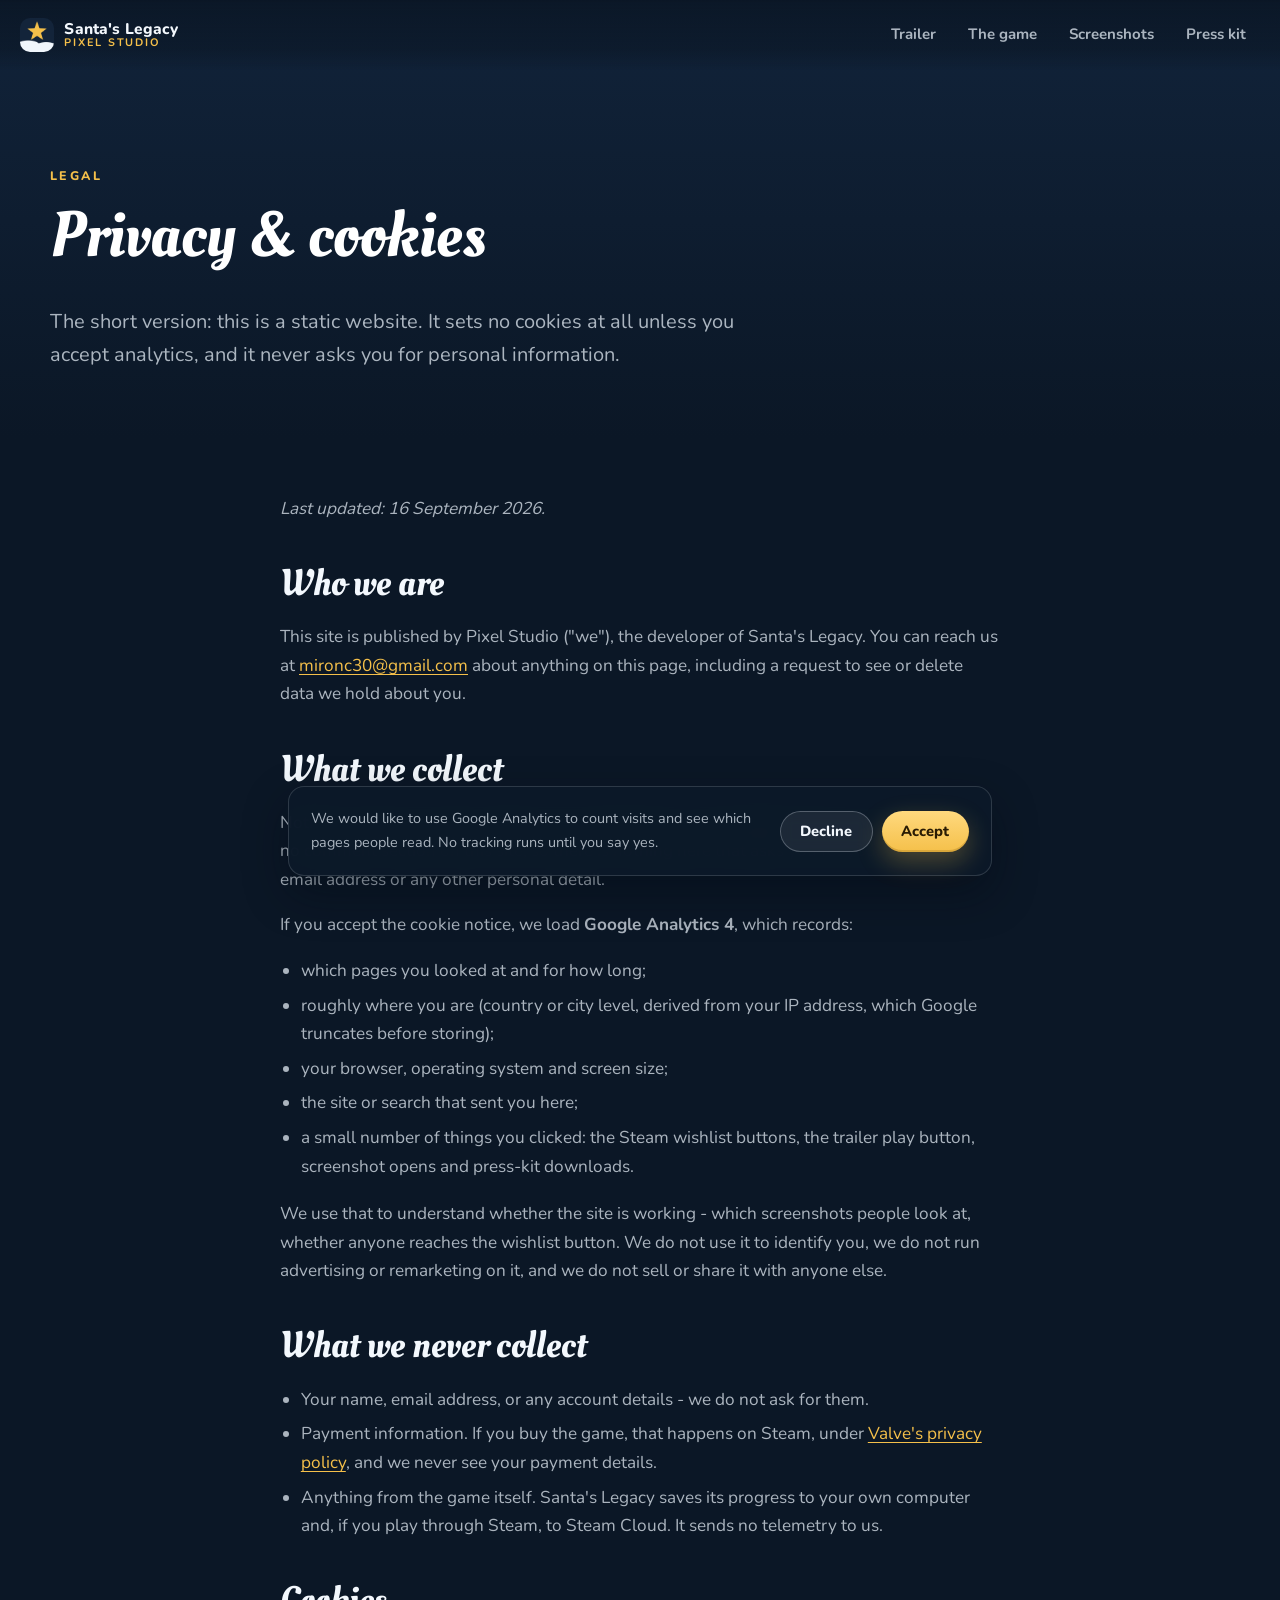
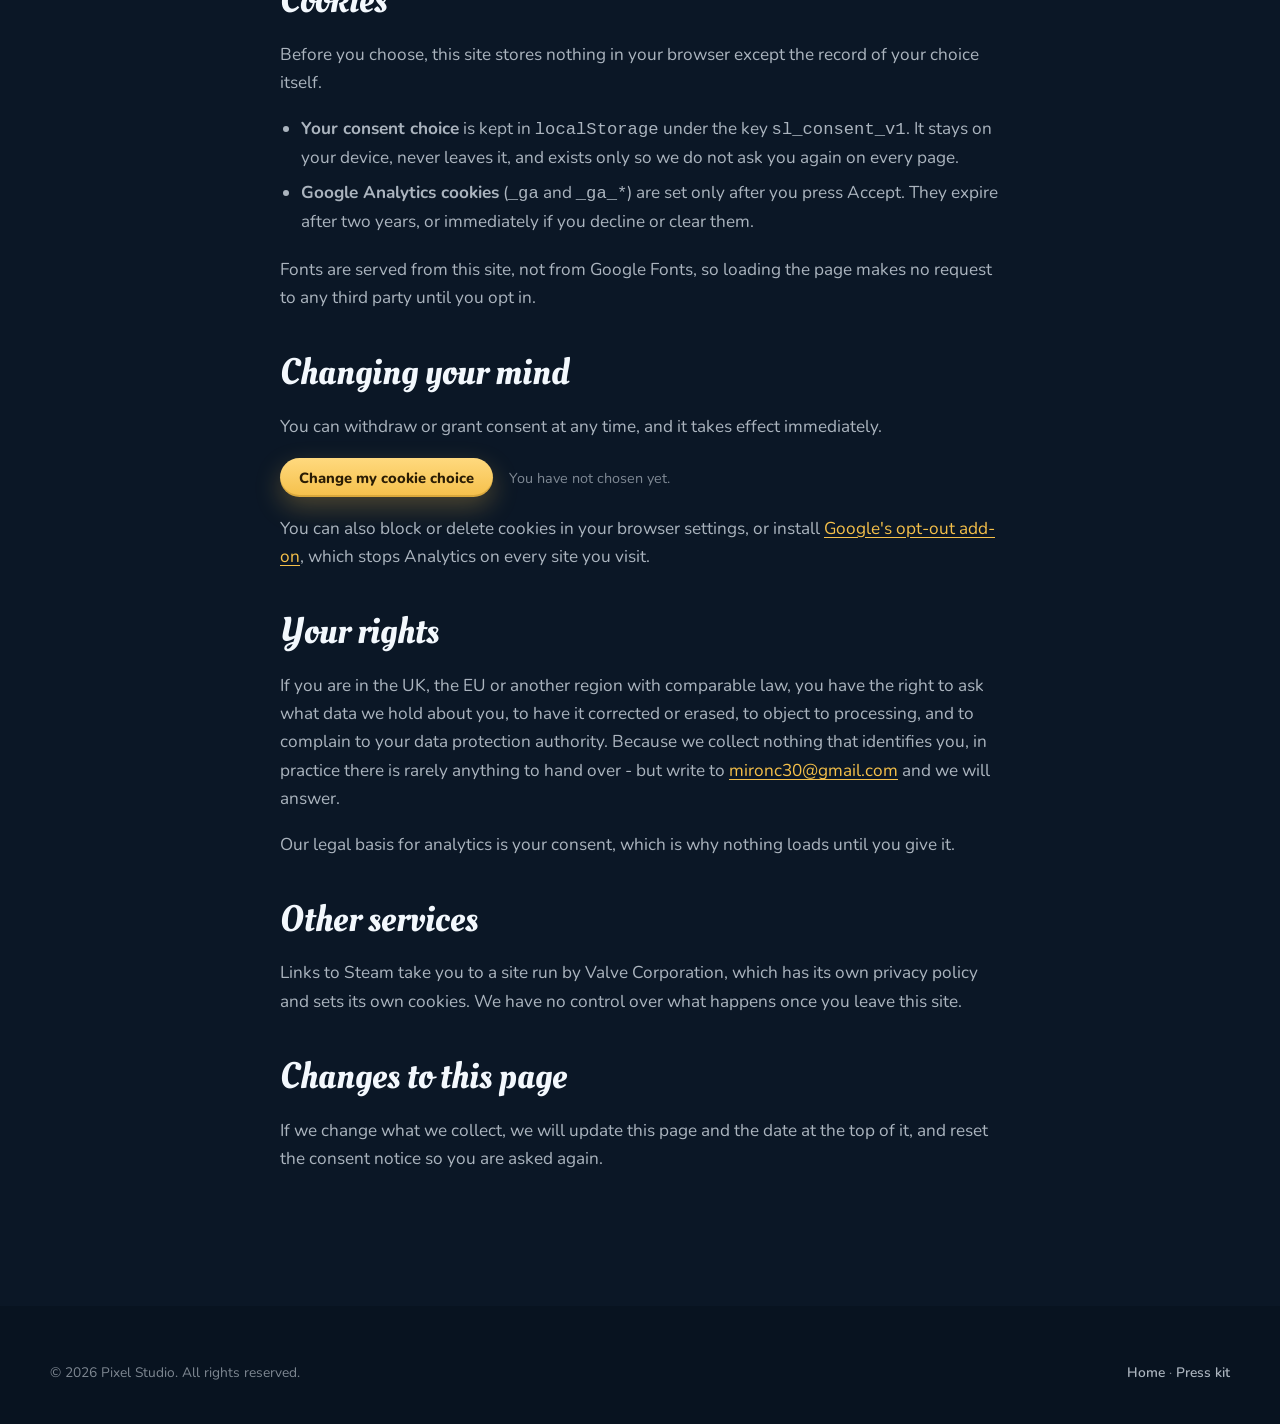
<file: privacy.html>
<!DOCTYPE html>
<html lang="en">
<head>
<meta charset="utf-8">
<meta name="viewport" content="width=device-width, initial-scale=1">

<title>Privacy &amp; cookies - Santa's Legacy | Pixel Studio</title>
<meta name="description" content="How Pixel Studio handles data on the Santa's Legacy website: what Google Analytics collects, what it does not, and how to change or withdraw your consent.">
<link rel="canonical" href="https://santaslegacy.ro/privacy.html">
<meta name="theme-color" content="#0b1726">
<meta name="robots" content="index, follow">

<link rel="icon" href="favicon.ico" sizes="any">
<link rel="icon" href="assets/img/icon-192.png" type="image/png" sizes="192x192">
<link rel="apple-touch-icon" href="assets/img/apple-touch-icon.png">
<link rel="manifest" href="site.webmanifest">
<link rel="preload" href="assets/fonts/OleoScript-400-latin.woff2" as="font" type="font/woff2" crossorigin>
<link rel="preload" href="assets/fonts/Nunito-var-latin.woff2" as="font" type="font/woff2" crossorigin>
<link rel="stylesheet" href="assets/css/style.css">
</head>

<body>
<a class="skip-link" href="#main">Skip to content</a>

<header class="site-header" id="siteHeader">
  <div class="wrap-wide site-header__inner">
    <a class="brand" href="./" aria-label="Pixel Studio - Santa's Legacy home">
      <img class="brand__mark" src="assets/img/icon-192.png" alt="" width="34" height="34" decoding="async">
      <span class="brand__name">Santa's Legacy<span class="brand__sub">Pixel Studio</span></span>
    </a>
    <button class="nav-toggle" id="navToggle" aria-expanded="false" aria-controls="primaryNav" aria-label="Menu">
      <svg class="icon-open" viewBox="0 0 24 24" fill="none" stroke="currentColor" stroke-width="2.2" stroke-linecap="round" aria-hidden="true"><path d="M4 7h16M4 12h16M4 17h16"/></svg>
      <svg class="icon-close" viewBox="0 0 24 24" fill="none" stroke="currentColor" stroke-width="2.2" stroke-linecap="round" aria-hidden="true"><path d="M6 6l12 12M18 6L6 18"/></svg>
    </button>
    <nav class="nav" id="primaryNav" aria-label="Primary">
      <ul class="nav__list">
        <li><a href="./#trailer">Trailer</a></li>
        <li><a href="./#game">The game</a></li>
        <li><a href="./#screenshots">Screenshots</a></li>
        <li><a href="press.html">Press kit</a></li>
      </ul>
    </nav>
  </div>
</header>

<main id="main">

<section class="page-hero">
  <div class="wrap">
    <p class="eyebrow">Legal</p>
    <h1>Privacy &amp; cookies</h1>
    <p class="lead">The short version: this is a static website. It sets no cookies at all unless you accept analytics, and it never asks you for personal information.</p>
  </div>
</section>

<section class="section" style="padding-top:clamp(2rem,5vw,3.5rem)">
  <div class="wrap prose">

    <p><em>Last updated: <span id="updated">16 September 2026</span>.</em></p>

    <h2>Who we are</h2>
    <p>This site is published by Pixel Studio ("we"), the developer of Santa's Legacy. You can reach us at <a href="mailto:mironc30@gmail.com">mironc30@gmail.com</a> about anything on this page, including a request to see or delete data we hold about you.</p>

    <h2>What we collect</h2>
    <p>Nothing, unless you opt in. There is no contact form, no newsletter sign-up, no account and no comment section on this site, so there is nothing here that asks you for your name, your email address or any other personal detail.</p>
    <p>If you accept the cookie notice, we load <strong>Google Analytics 4</strong>, which records:</p>
    <ul>
      <li>which pages you looked at and for how long;</li>
      <li>roughly where you are (country or city level, derived from your IP address, which Google truncates before storing);</li>
      <li>your browser, operating system and screen size;</li>
      <li>the site or search that sent you here;</li>
      <li>a small number of things you clicked: the Steam wishlist buttons, the trailer play button, screenshot opens and press-kit downloads.</li>
    </ul>
    <p>We use that to understand whether the site is working - which screenshots people look at, whether anyone reaches the wishlist button. We do not use it to identify you, we do not run advertising or remarketing on it, and we do not sell or share it with anyone else.</p>

    <h2>What we never collect</h2>
    <ul>
      <li>Your name, email address, or any account details - we do not ask for them.</li>
      <li>Payment information. If you buy the game, that happens on Steam, under <a href="https://store.steampowered.com/privacy_agreement/" target="_blank" rel="noopener">Valve's privacy policy</a>, and we never see your payment details.</li>
      <li>Anything from the game itself. Santa's Legacy saves its progress to your own computer and, if you play through Steam, to Steam Cloud. It sends no telemetry to us.</li>
    </ul>

    <h2>Cookies</h2>
    <p>Before you choose, this site stores nothing in your browser except the record of your choice itself.</p>
    <ul>
      <li><strong>Your consent choice</strong> is kept in <code>localStorage</code> under the key <code>sl_consent_v1</code>. It stays on your device, never leaves it, and exists only so we do not ask you again on every page.</li>
      <li><strong>Google Analytics cookies</strong> (<code>_ga</code> and <code>_ga_*</code>) are set only after you press Accept. They expire after two years, or immediately if you decline or clear them.</li>
    </ul>
    <p>Fonts are served from this site, not from Google Fonts, so loading the page makes no request to any third party until you opt in.</p>

    <h2>Changing your mind</h2>
    <p>You can withdraw or grant consent at any time, and it takes effect immediately.</p>
    <p><button class="btn btn--sm" id="consentReset" type="button">Change my cookie choice</button> <span id="consentState" style="margin-left:.75rem;color:var(--fg-dim);font-size:.9rem"></span></p>
    <p>You can also block or delete cookies in your browser settings, or install <a href="https://tools.google.com/dlpage/gaoptout" target="_blank" rel="noopener">Google's opt-out add-on</a>, which stops Analytics on every site you visit.</p>

    <h2>Your rights</h2>
    <p>If you are in the UK, the EU or another region with comparable law, you have the right to ask what data we hold about you, to have it corrected or erased, to object to processing, and to complain to your data protection authority. Because we collect nothing that identifies you, in practice there is rarely anything to hand over - but write to <a href="mailto:mironc30@gmail.com">mironc30@gmail.com</a> and we will answer.</p>
    <p>Our legal basis for analytics is your consent, which is why nothing loads until you give it.</p>

    <h2>Other services</h2>
    <p>Links to Steam take you to a site run by Valve Corporation, which has its own privacy policy and sets its own cookies. We have no control over what happens once you leave this site.</p>

    <h2>Changes to this page</h2>
    <p>If we change what we collect, we will update this page and the date at the top of it, and reset the consent notice so you are asked again.</p>
  </div>
</section>

</main>

<footer class="site-footer">
  <div class="wrap">
    <div class="site-footer__bar" style="border-top:0;padding-top:0">
      <p style="margin:0">&copy; <span id="year">2026</span> Pixel Studio. All rights reserved.</p>
      <p style="margin:0"><a href="./">Home</a> &middot; <a href="press.html">Press kit</a></p>
    </div>
  </div>
</footer>

<div class="consent" id="consent" role="dialog" aria-live="polite" aria-label="Cookie notice">
  <p>We would like to use Google Analytics to count visits and see which pages people read. No tracking runs until you say yes.</p>
  <div class="consent__actions">
    <button class="btn btn--sm btn--ghost" id="consentNo" type="button">Decline</button>
    <button class="btn btn--sm" id="consentYes" type="button">Accept</button>
  </div>
</div>

<script src="assets/js/main.js" defer></script>
</body>
</html>
</file>
<file: assets/css/style.css>
/* ==========================================================================
   Santa's Legacy - Pixel Studio
   Palette and type are lifted from the game itself: night-sky navy, the
   gold the HUD prints its numbers in, workshop wood, and Oleo Script,
   which is the face the in-game UI uses.
   ========================================================================== */

/* --- Fonts (self-hosted: no third-party request, no consent question) ---- */
@font-face{font-family:'Oleo Script';font-style:normal;font-weight:400;font-display:swap;src:url('../fonts/OleoScript-400-latin-ext.woff2') format('woff2');unicode-range:U+0100-02BA, U+02BD-02C5, U+02C7-02CC, U+02CE-02D7, U+02DD-02FF, U+0304, U+0308, U+0329, U+1D00-1DBF, U+1E00-1E9F, U+1EF2-1EFF, U+2020, U+20A0-20AB, U+20AD-20C0, U+2113, U+2C60-2C7F, U+A720-A7FF;}
@font-face{font-family:'Oleo Script';font-style:normal;font-weight:400;font-display:swap;src:url('../fonts/OleoScript-400-latin.woff2') format('woff2');unicode-range:U+0000-00FF, U+0131, U+0152-0153, U+02BB-02BC, U+02C6, U+02DA, U+02DC, U+0304, U+0308, U+0329, U+2000-206F, U+20AC, U+2122, U+2191, U+2193, U+2212, U+2215, U+FEFF, U+FFFD;}
@font-face{font-family:'Oleo Script';font-style:normal;font-weight:700;font-display:swap;src:url('../fonts/OleoScript-700-latin-ext.woff2') format('woff2');unicode-range:U+0100-02BA, U+02BD-02C5, U+02C7-02CC, U+02CE-02D7, U+02DD-02FF, U+0304, U+0308, U+0329, U+1D00-1DBF, U+1E00-1E9F, U+1EF2-1EFF, U+2020, U+20A0-20AB, U+20AD-20C0, U+2113, U+2C60-2C7F, U+A720-A7FF;}
@font-face{font-family:'Oleo Script';font-style:normal;font-weight:700;font-display:swap;src:url('../fonts/OleoScript-700-latin.woff2') format('woff2');unicode-range:U+0000-00FF, U+0131, U+0152-0153, U+02BB-02BC, U+02C6, U+02DA, U+02DC, U+0304, U+0308, U+0329, U+2000-206F, U+20AC, U+2122, U+2191, U+2193, U+2212, U+2215, U+FEFF, U+FFFD;}
@font-face{font-family:'Nunito';font-style:normal;font-weight:400 800;font-display:swap;src:url('../fonts/Nunito-var-latin-ext.woff2') format('woff2');unicode-range:U+0100-02BA, U+02BD-02C5, U+02C7-02CC, U+02CE-02D7, U+02DD-02FF, U+0304, U+0308, U+0329, U+1D00-1DBF, U+1E00-1E9F, U+1EF2-1EFF, U+2020, U+20A0-20AB, U+20AD-20C0, U+2113, U+2C60-2C7F, U+A720-A7FF;}
@font-face{font-family:'Nunito';font-style:normal;font-weight:400 800;font-display:swap;src:url('../fonts/Nunito-var-latin.woff2') format('woff2');unicode-range:U+0000-00FF, U+0131, U+0152-0153, U+02BB-02BC, U+02C6, U+02DA, U+02DC, U+0304, U+0308, U+0329, U+2000-206F, U+20AC, U+2122, U+2191, U+2193, U+2212, U+2215, U+FEFF, U+FFFD;}

/* --- Tokens ------------------------------------------------------------- */
:root{
  --night:       #0b1726;
  --night-2:     #11233a;
  --night-3:     #17304d;
  --snow:        #f3f8fd;
  --snow-2:      #e5eef7;
  --ink:         #14202e;
  --ink-2:       #41526a;
  --gold:        #f5c04a;
  --gold-hi:     #ffd97e;
  --red:         #d1443c;
  --red-hi:      #e8584f;
  --pine:        #2f9e6b;
  --wood:        #7a4a22;
  --wood-hi:     #a0652f;

  --fg:          var(--snow);
  --fg-muted:    rgba(233,241,250,.72);
  --fg-dim:      rgba(233,241,250,.52);

  --font-display:'Oleo Script', 'Brush Script MT', cursive;
  --font-body:   'Nunito', system-ui, -apple-system, 'Segoe UI', Roboto, sans-serif;

  --w:           1180px;
  --w-wide:      1360px;
  --r:           16px;
  --r-lg:        24px;

  --shadow:      0 18px 44px rgba(3,10,20,.42);
  --shadow-sm:   0 8px 22px rgba(3,10,20,.28);
  --ring:        0 0 0 3px rgba(245,192,74,.55);

  --ease:        cubic-bezier(.22,.7,.3,1);
}

/* --- Reset -------------------------------------------------------------- */
*,*::before,*::after{box-sizing:border-box}
html{-webkit-text-size-adjust:100%;scroll-behavior:smooth}
@media (prefers-reduced-motion:reduce){html{scroll-behavior:auto}}
body{
  margin:0;
  background:var(--night);
  color:var(--fg);
  font-family:var(--font-body);
  font-size:clamp(1rem,.96rem + .2vw,1.075rem);
  line-height:1.65;
  -webkit-font-smoothing:antialiased;
  overflow-x:hidden;
}
img,video,canvas{max-width:100%;height:auto;display:block}
a{color:var(--gold);text-decoration:none}
a:hover{color:var(--gold-hi)}
h1,h2,h3,h4{line-height:1.14;margin:0 0 .5em;text-wrap:balance}
p{margin:0 0 1em}
ul{margin:0;padding:0;list-style:none}
:focus-visible{outline:none;box-shadow:var(--ring);border-radius:6px}

.skip-link{
  position:absolute;left:12px;top:-64px;z-index:200;
  background:var(--gold);color:#1a1205;font-weight:800;
  padding:12px 20px;border-radius:0 0 12px 12px;transition:top .18s var(--ease);
}
.skip-link:focus{top:0}

/* --- Layout primitives -------------------------------------------------- */
.wrap{width:min(100% - 2.5rem,var(--w));margin-inline:auto}
.wrap-wide{width:min(100% - 2.5rem,var(--w-wide));margin-inline:auto}
section{position:relative}
.section{padding:clamp(4rem,9vw,7.5rem) 0}
.section--snow{background:var(--snow);color:var(--ink)}
.section--snow p{color:var(--ink-2)}
.section--night2{background:var(--night-2)}

.eyebrow{
  font-family:var(--font-body);font-weight:800;
  font-size:.78rem;letter-spacing:.2em;text-transform:uppercase;
  color:var(--gold);margin:0 0 .85rem;
}
.section--snow .eyebrow{color:var(--wood-hi)}
.h2{font-family:var(--font-display);font-weight:400;font-size:clamp(2.1rem,1.3rem + 3.2vw,3.5rem);letter-spacing:.01em}
.lead{font-size:clamp(1.05rem,1rem + .35vw,1.25rem);color:var(--fg-muted);max-width:62ch}
.section--snow .lead{color:var(--ink-2)}
.head{max-width:66ch;margin-bottom:clamp(2rem,4vw,3.25rem)}
.head--center{margin-inline:auto;text-align:center}

/* --- Buttons ------------------------------------------------------------ */
.btn{
  --btn-bg:var(--gold);--btn-fg:#22180440;
  display:inline-flex;align-items:center;justify-content:center;gap:.6rem;
  font-family:var(--font-body);font-weight:800;font-size:1rem;
  padding:.95rem 1.7rem;border-radius:999px;border:0;cursor:pointer;
  background:linear-gradient(180deg,var(--gold-hi),var(--gold));
  color:#2a1c04;
  box-shadow:0 10px 26px rgba(245,192,74,.28),inset 0 -2px 0 rgba(120,80,0,.22);
  transition:transform .16s var(--ease),box-shadow .16s var(--ease),background .16s var(--ease);
  text-align:center;
}
.btn:hover{transform:translateY(-2px);color:#2a1c04;box-shadow:0 16px 34px rgba(245,192,74,.36),inset 0 -2px 0 rgba(120,80,0,.22)}
.btn:active{transform:translateY(0)}
.btn--ghost{
  background:rgba(255,255,255,.07);color:var(--fg);
  border:1.5px solid rgba(233,241,250,.28);
  box-shadow:none;backdrop-filter:blur(6px);
}
.btn--ghost:hover{background:rgba(255,255,255,.13);color:var(--fg);box-shadow:none}
.section--snow .btn--ghost{background:rgba(20,32,46,.05);color:var(--ink);border-color:rgba(20,32,46,.22)}
.btn--sm{padding:.6rem 1.2rem;font-size:.92rem}
.btn svg{width:1.15em;height:1.15em;flex:none}

/* --- Header ------------------------------------------------------------- */
.site-header{
  position:sticky;top:0;z-index:60;
  background:linear-gradient(180deg,rgba(11,23,38,.92),rgba(11,23,38,.6) 70%,transparent);
  transition:background .25s var(--ease),box-shadow .25s var(--ease);
}
.site-header.is-stuck{
  background:rgba(9,19,32,.94);
  backdrop-filter:blur(12px);
  box-shadow:0 1px 0 rgba(255,255,255,.07),0 12px 30px rgba(0,0,0,.3);
}
.site-header__inner{display:flex;align-items:center;gap:1.25rem;padding:.85rem 0;min-height:68px}
.brand{display:flex;align-items:center;gap:.65rem;color:var(--fg);font-weight:800;letter-spacing:.01em}
.brand:hover{color:var(--fg)}
.brand__mark{width:34px;height:34px;border-radius:10px;flex:none}
.brand__name{font-size:.97rem;line-height:1.1}
.brand__sub{display:block;font-size:.68rem;font-weight:700;letter-spacing:.16em;text-transform:uppercase;color:var(--gold)}

.nav{margin-left:auto}
.nav__list{display:flex;align-items:center;gap:.3rem}
.nav__list a{
  display:block;padding:.55rem .85rem;border-radius:10px;
  color:var(--fg-muted);font-weight:700;font-size:.94rem;
  transition:color .15s var(--ease),background .15s var(--ease);
}
.nav__list a:hover{color:var(--fg);background:rgba(255,255,255,.08)}
.header-cta{margin-left:.75rem}

.nav-toggle{
  display:none;margin-left:auto;width:44px;height:44px;border-radius:12px;
  background:rgba(255,255,255,.08);border:1px solid rgba(233,241,250,.2);
  color:var(--fg);cursor:pointer;align-items:center;justify-content:center;
}
.nav-toggle svg{width:22px;height:22px}
.nav-toggle .icon-close{display:none}
.nav-toggle[aria-expanded="true"] .icon-open{display:none}
.nav-toggle[aria-expanded="true"] .icon-close{display:block}

@media (max-width:920px){
  .nav-toggle{display:inline-flex}
  .nav{
    position:absolute;left:0;right:0;top:100%;
    background:rgba(9,19,32,.98);backdrop-filter:blur(14px);
    border-top:1px solid rgba(255,255,255,.08);
    padding:.75rem 1.25rem 1.5rem;margin:0;
    display:none;
  }
  .nav.is-open{display:block}
  .nav__list{flex-direction:column;align-items:stretch;gap:.1rem}
  .nav__list a{padding:.8rem .6rem;font-size:1.02rem}
  .header-cta{display:none}
}

/* --- Hero --------------------------------------------------------------- */
.hero{position:relative;isolation:isolate;min-height:min(92svh,860px);display:flex;align-items:center;padding:clamp(3rem,10vh,6rem) 0 clamp(3.5rem,8vh,5.5rem);margin-top:-68px;padding-top:calc(68px + clamp(3rem,10vh,6rem))}
.hero__bg{position:absolute;inset:0;z-index:-2;overflow:hidden}
.hero__bg img{width:100%;height:100%;object-fit:cover;object-position:50% 58%}
.hero__scrim{
  position:absolute;inset:0;z-index:-1;
  background:
    linear-gradient(180deg,rgba(9,19,32,.86) 0%,rgba(9,19,32,.38) 32%,rgba(9,19,32,.55) 68%,var(--night) 100%),
    radial-gradient(90% 70% at 20% 55%,rgba(9,19,32,.72),transparent 70%);
}
.hero__snow{position:absolute;inset:0;z-index:-1;pointer-events:none}
.hero__inner{max-width:44rem}
.badge{
  display:inline-flex;align-items:center;gap:.55rem;
  background:rgba(209,68,60,.16);border:1px solid rgba(232,88,79,.55);
  color:#ffd2ce;font-weight:800;font-size:.76rem;letter-spacing:.14em;text-transform:uppercase;
  padding:.45rem 1rem;border-radius:999px;margin-bottom:1.35rem;
  backdrop-filter:blur(6px);
}
.badge__dot{width:7px;height:7px;border-radius:50%;background:var(--red-hi);box-shadow:0 0 0 0 rgba(232,88,79,.7);animation:pulse 2.4s infinite}
@keyframes pulse{70%{box-shadow:0 0 0 9px rgba(232,88,79,0)}100%{box-shadow:0 0 0 0 rgba(232,88,79,0)}}
@media (prefers-reduced-motion:reduce){.badge__dot{animation:none}}

.hero__title{
  font-family:var(--font-display);font-weight:400;
  font-size:clamp(3.1rem,1.6rem + 7vw,6.2rem);
  line-height:1.02;margin:0 0 .35rem;
  color:#fff;
  text-shadow:0 3px 0 rgba(10,20,34,.35),0 18px 46px rgba(0,0,0,.55);
}
.hero__title span{color:var(--gold);display:block}
.hero__tagline{
  font-size:clamp(1.12rem,1rem + .6vw,1.45rem);
  color:#e9f1fa;max-width:34ch;margin-bottom:1.9rem;
  text-shadow:0 2px 14px rgba(0,0,0,.6);
}
.hero__actions{display:flex;flex-wrap:wrap;gap:.9rem;margin-bottom:2.4rem}
.hero__note{font-size:.88rem;color:var(--fg-dim);margin:0 0 2.4rem}

.stats{display:flex;flex-wrap:wrap;gap:.6rem 2.4rem}
.stat__n{font-family:var(--font-display);font-size:clamp(1.6rem,1.2rem + 1.4vw,2.2rem);color:var(--gold);line-height:1.1}
.stat__l{font-size:.76rem;font-weight:800;letter-spacing:.14em;text-transform:uppercase;color:var(--fg-dim)}

/* --- Trailer ------------------------------------------------------------ */
.player{
  position:relative;border-radius:var(--r-lg);overflow:hidden;
  box-shadow:var(--shadow);background:#000;aspect-ratio:16/9;
  border:1px solid rgba(255,255,255,.1);
}
.player video,.player img{width:100%;height:100%;object-fit:cover;display:block}
.player__btn{
  position:absolute;inset:0;width:100%;height:100%;border:0;padding:0;cursor:pointer;
  background:linear-gradient(0deg,rgba(6,14,24,.5),rgba(6,14,24,.12));
  display:grid;place-items:center;color:#fff;
}
.player__btn:hover .player__play{transform:scale(1.08);background:var(--gold)}
.player__play{
  width:clamp(68px,8vw,92px);aspect-ratio:1;border-radius:50%;
  background:rgba(245,192,74,.92);color:#2a1c04;
  display:grid;place-items:center;
  box-shadow:0 14px 40px rgba(0,0,0,.45);
  transition:transform .2s var(--ease),background .2s var(--ease);
}
.player__play svg{width:34%;height:34%;margin-left:8%}
.player__label{
  position:absolute;left:0;right:0;bottom:0;padding:1.4rem 1.6rem;
  font-weight:800;font-size:.95rem;text-align:left;
  text-shadow:0 2px 10px rgba(0,0,0,.7);
}
.player__label span{color:var(--gold)}

/* --- Pillars ------------------------------------------------------------ */
.pillars{display:grid;gap:1.4rem;grid-template-columns:repeat(auto-fit,minmax(min(100%,17rem),1fr))}
.pillar{
  background:#fff;border:1px solid var(--snow-2);border-radius:var(--r);
  padding:1.8rem 1.6rem;box-shadow:0 10px 26px rgba(24,46,74,.07);
}
.pillar__i{
  width:50px;height:50px;border-radius:14px;display:grid;place-items:center;
  background:linear-gradient(160deg,var(--gold-hi),var(--gold));margin-bottom:1.05rem;
  box-shadow:0 8px 18px rgba(245,192,74,.34);
}
.pillar__i svg{width:26px;height:26px;color:#3a2703}
.pillar h3{font-family:var(--font-display);font-weight:400;font-size:1.65rem;color:var(--ink)}
.pillar p{margin:0;font-size:.98rem}

/* --- Feature rows ------------------------------------------------------- */
.feature{
  display:grid;gap:clamp(2rem,5vw,4rem);align-items:center;
  grid-template-columns:1fr 1fr;
}
.feature + .feature{margin-top:clamp(4rem,8vw,7rem)}
.feature:nth-child(even) .feature__media{order:-1}
.feature h3{font-family:var(--font-display);font-weight:400;font-size:clamp(1.8rem,1.3rem + 1.7vw,2.6rem)}
.feature__list{margin-top:1.4rem;display:grid;gap:.7rem}
.feature__list li{display:flex;gap:.7rem;align-items:flex-start;color:var(--fg-muted);font-size:.98rem}
.feature__list svg{width:20px;height:20px;flex:none;margin-top:.25rem;color:var(--pine)}
.feature__media{border-radius:var(--r-lg);overflow:hidden;box-shadow:var(--shadow);border:1px solid rgba(255,255,255,.1);background:var(--night-3)}
.feature__media img{width:100%;aspect-ratio:16/9;object-fit:cover}
.feature__cap{font-size:.82rem;color:var(--fg-dim);margin:.75rem .2rem 0}
@media (max-width:840px){
  .feature{grid-template-columns:1fr}
  .feature:nth-child(even) .feature__media{order:0}
}

/* --- Feature grid ------------------------------------------------------- */
.grid{display:grid;gap:1.1rem;grid-template-columns:repeat(auto-fit,minmax(min(100%,15.5rem),1fr))}
.card{
  background:linear-gradient(170deg,rgba(255,255,255,.075),rgba(255,255,255,.028));
  border:1px solid rgba(255,255,255,.1);border-radius:var(--r);
  padding:1.5rem 1.4rem;transition:transform .2s var(--ease),border-color .2s var(--ease),background .2s var(--ease);
}
.card:hover{transform:translateY(-3px);border-color:rgba(245,192,74,.4);background:linear-gradient(170deg,rgba(255,255,255,.1),rgba(255,255,255,.04))}
.card h3{font-size:1.06rem;font-weight:800;margin-bottom:.4rem;color:#fff;font-family:var(--font-body)}
.card p{margin:0;font-size:.93rem;color:var(--fg-muted);line-height:1.6}
.card__i{font-size:1.5rem;line-height:1;margin-bottom:.9rem;display:block}

/* --- Minigames ---------------------------------------------------------- */
.mg-grid{display:grid;gap:1.3rem;grid-template-columns:repeat(auto-fit,minmax(min(100%,18rem),1fr))}
.mg{
  background:#fff;border:1px solid var(--snow-2);border-radius:var(--r);overflow:hidden;
  box-shadow:0 10px 26px rgba(24,46,74,.08);
  transition:transform .2s var(--ease),box-shadow .2s var(--ease);
  display:flex;flex-direction:column;
}
.mg:hover{transform:translateY(-4px);box-shadow:0 20px 40px rgba(24,46,74,.16)}
.mg img{width:100%;aspect-ratio:16/9;object-fit:cover;background:var(--snow-2)}
.mg__body{padding:1.15rem 1.25rem 1.35rem}
.mg h3{font-family:var(--font-display);font-weight:400;font-size:1.4rem;color:var(--ink);margin-bottom:.25rem}
.mg p{margin:0;font-size:.92rem;color:var(--ink-2);line-height:1.55}

/* --- Gallery ------------------------------------------------------------ */
.gallery{display:grid;gap:.9rem;grid-template-columns:repeat(auto-fit,minmax(min(100%,19rem),1fr))}
.shot{
  position:relative;padding:0;border:1px solid rgba(255,255,255,.1);
  border-radius:14px;overflow:hidden;cursor:zoom-in;background:var(--night-3);
  transition:transform .2s var(--ease),border-color .2s var(--ease);
  display:block;width:100%;
}
.shot:hover{transform:translateY(-3px);border-color:rgba(245,192,74,.5)}
.shot img{width:100%;aspect-ratio:16/9;object-fit:cover}
.shot figcaption{
  position:absolute;left:0;right:0;bottom:0;
  padding:1.5rem .9rem .75rem;text-align:left;
  font-size:.82rem;font-weight:700;color:#fff;
  background:linear-gradient(0deg,rgba(6,14,24,.88),transparent);
}

/* --- Lightbox ----------------------------------------------------------- */
.lightbox{
  position:fixed;inset:0;z-index:120;display:none;
  background:rgba(5,11,19,.94);backdrop-filter:blur(8px);
  padding:clamp(1rem,4vw,3rem);
}
.lightbox.is-open{display:grid;grid-template-rows:1fr auto;gap:1rem;place-items:center}
.lightbox img{max-width:min(100%,1400px);max-height:78svh;width:auto;border-radius:12px;box-shadow:var(--shadow)}
.lightbox__cap{color:var(--fg-muted);font-size:.95rem;text-align:center;max-width:60ch}
.lightbox__btn{
  position:absolute;top:50%;transform:translateY(-50%);
  width:54px;height:54px;border-radius:50%;display:grid;place-items:center;
  background:rgba(255,255,255,.1);border:1px solid rgba(255,255,255,.22);
  color:#fff;cursor:pointer;transition:background .15s var(--ease);
}
.lightbox__btn:hover{background:rgba(255,255,255,.2)}
.lightbox__btn svg{width:24px;height:24px}
.lightbox__prev{left:clamp(.5rem,2vw,2rem)}
.lightbox__next{right:clamp(.5rem,2vw,2rem)}
.lightbox__close{top:clamp(.75rem,2vw,1.5rem);right:clamp(.75rem,2vw,1.5rem);transform:none;width:46px;height:46px}

/* --- Update banner ------------------------------------------------------ */
.update{display:grid;gap:clamp(2rem,5vw,3.5rem);grid-template-columns:1.05fr .95fr;align-items:center}
.update__media img{border-radius:var(--r-lg);box-shadow:var(--shadow);border:1px solid rgba(255,255,255,.1)}
.tags{display:flex;flex-wrap:wrap;gap:.5rem;margin-top:1.4rem}
.tag{
  font-size:.82rem;font-weight:700;padding:.4rem .85rem;border-radius:999px;
  background:rgba(255,255,255,.07);border:1px solid rgba(255,255,255,.14);color:var(--fg-muted);
}
@media (max-width:840px){.update{grid-template-columns:1fr}}

/* --- Fact sheet --------------------------------------------------------- */
.facts{display:grid;gap:0;border-top:1px solid rgba(255,255,255,.12)}
.facts div{
  display:grid;grid-template-columns:minmax(8rem,14rem) 1fr;gap:1rem;
  padding:.9rem .2rem;border-bottom:1px solid rgba(255,255,255,.12);
}
.facts dt{font-weight:800;color:var(--fg);font-size:.92rem}
.facts dd{margin:0;color:var(--fg-muted);font-size:.95rem}
.section--snow .facts{border-color:rgba(20,32,46,.14)}
.section--snow .facts div{border-color:rgba(20,32,46,.14)}
.section--snow .facts dt{color:var(--ink)}
.section--snow .facts dd{color:var(--ink-2)}
@media (max-width:560px){.facts div{grid-template-columns:1fr;gap:.15rem}}

/* --- FAQ ---------------------------------------------------------------- */
.faq{display:grid;gap:.75rem;max-width:56rem}
.faq details{
  background:rgba(255,255,255,.05);border:1px solid rgba(255,255,255,.1);
  border-radius:14px;overflow:hidden;
}
.faq details[open]{border-color:rgba(245,192,74,.35);background:rgba(255,255,255,.075)}
.faq summary{
  cursor:pointer;list-style:none;padding:1.05rem 1.3rem;
  font-weight:800;font-size:1.02rem;color:#fff;
  display:flex;align-items:center;gap:1rem;
}
.faq summary::-webkit-details-marker{display:none}
.faq summary::after{
  content:"";margin-left:auto;flex:none;width:11px;height:11px;
  border-right:2.5px solid var(--gold);border-bottom:2.5px solid var(--gold);
  transform:rotate(45deg) translateY(-3px);transition:transform .2s var(--ease);
}
.faq details[open] summary::after{transform:rotate(-135deg) translateY(-3px)}
.faq .faq__a{padding:0 1.3rem 1.25rem;color:var(--fg-muted);font-size:.98rem}
.faq .faq__a p:last-child{margin:0}

/* --- Studio / CTA ------------------------------------------------------- */
.studio{display:grid;gap:clamp(2rem,5vw,4rem);grid-template-columns:1fr 1fr;align-items:center}
@media (max-width:840px){.studio{grid-template-columns:1fr}}
.studio__mark{width:88px;height:88px;border-radius:24px;box-shadow:var(--shadow-sm);margin-bottom:1.3rem}

.cta-band{
  background:linear-gradient(135deg,var(--night-3),var(--night-2) 60%,#1d1108);
  border-top:1px solid rgba(255,255,255,.08);
  text-align:center;
}
.cta-band .h2{margin-bottom:.6rem}
.cta-band .lead{margin-inline:auto;margin-bottom:2rem}
.cta-band__actions{display:flex;gap:.9rem;justify-content:center;flex-wrap:wrap}

/* --- Footer ------------------------------------------------------------- */
.site-footer{background:#081320;padding:3.5rem 0 2.5rem;font-size:.92rem}
.site-footer__grid{display:grid;gap:2rem;grid-template-columns:1.4fr 1fr 1fr;margin-bottom:2.5rem}
@media (max-width:760px){.site-footer__grid{grid-template-columns:1fr 1fr}.site-footer__brand{grid-column:1/-1}}
.site-footer h4{font-size:.76rem;letter-spacing:.16em;text-transform:uppercase;color:var(--gold);margin-bottom:.9rem;font-family:var(--font-body);font-weight:800}
.site-footer li{margin-bottom:.45rem}
.site-footer a{color:var(--fg-muted);font-weight:600}
.site-footer a:hover{color:var(--gold)}
.site-footer__bar{
  border-top:1px solid rgba(255,255,255,.09);padding-top:1.5rem;
  display:flex;flex-wrap:wrap;gap:.75rem 1.5rem;align-items:center;justify-content:space-between;
  color:var(--fg-dim);font-size:.86rem;
}
.site-footer__legal{max-width:70ch}

/* --- Consent banner ----------------------------------------------------- */
.consent{
  position:fixed;left:clamp(.75rem,3vw,1.5rem);right:clamp(.75rem,3vw,1.5rem);
  bottom:clamp(.75rem,3vw,1.5rem);z-index:130;
  max-width:44rem;margin-inline:auto;
  background:rgba(12,25,41,.97);backdrop-filter:blur(14px);
  border:1px solid rgba(255,255,255,.14);border-radius:var(--r);
  padding:1.25rem 1.4rem;box-shadow:var(--shadow);
  display:none;gap:1.25rem;align-items:center;flex-wrap:wrap;
}
.consent.is-open{display:flex}
.consent p{margin:0;flex:1 1 20rem;font-size:.9rem;color:var(--fg-muted)}
.consent__actions{display:flex;gap:.6rem;flex:0 0 auto}

/* --- Scroll reveal ------------------------------------------------------ */
.reveal{opacity:0;transform:translateY(22px);transition:opacity .6s var(--ease),transform .6s var(--ease)}
.reveal.is-in{opacity:1;transform:none}
@media (prefers-reduced-motion:reduce){
  .reveal{opacity:1;transform:none;transition:none}
  *,*::before,*::after{animation-duration:.001ms !important;transition-duration:.001ms !important}
}

/* --- Sub pages (press, privacy, 404) ------------------------------------ */
.page-hero{padding:clamp(3.5rem,9vw,6rem) 0 clamp(2rem,5vw,3rem);background:linear-gradient(180deg,var(--night-2),var(--night));margin-top:-68px;padding-top:calc(68px + clamp(3.5rem,9vw,6rem))}
.page-hero h1{font-family:var(--font-display);font-weight:400;font-size:clamp(2.4rem,1.5rem + 4vw,4rem);color:#fff}
.prose{max-width:72ch}
.prose h2{font-family:var(--font-display);font-weight:400;font-size:clamp(1.7rem,1.3rem + 1.4vw,2.3rem);margin-top:2.5rem}
.prose h3{font-size:1.12rem;font-weight:800;margin-top:1.8rem}
.prose p,.prose li{color:var(--fg-muted)}
.prose ul{list-style:disc;padding-left:1.3rem;margin:0 0 1.2rem}
.prose li{margin-bottom:.4rem}
.prose a{text-decoration:underline;text-underline-offset:3px}
.dl-grid{display:grid;gap:1rem;grid-template-columns:repeat(auto-fit,minmax(min(100%,16rem),1fr));margin:1.5rem 0 0}
.dl{
  display:flex;gap:1rem;align-items:center;
  background:rgba(255,255,255,.05);border:1px solid rgba(255,255,255,.1);
  border-radius:14px;padding:1.1rem 1.2rem;color:var(--fg);font-weight:700;
  transition:border-color .2s var(--ease),background .2s var(--ease);
}
.dl:hover{border-color:rgba(245,192,74,.45);background:rgba(255,255,255,.08);color:var(--fg)}
.dl small{display:block;font-weight:600;font-size:.8rem;color:var(--fg-dim)}
.dl svg{width:24px;height:24px;flex:none;color:var(--gold)}

.center-404{min-height:70svh;display:grid;place-items:center;text-align:center;padding:4rem 0}

/* --- Screen-reader only -------------------------------------------------- */
.sr-only{
  position:absolute;width:1px;height:1px;padding:0;margin:-1px;
  overflow:hidden;clip:rect(0 0 0 0);clip-path:inset(50%);white-space:nowrap;border:0;
}
</file>
